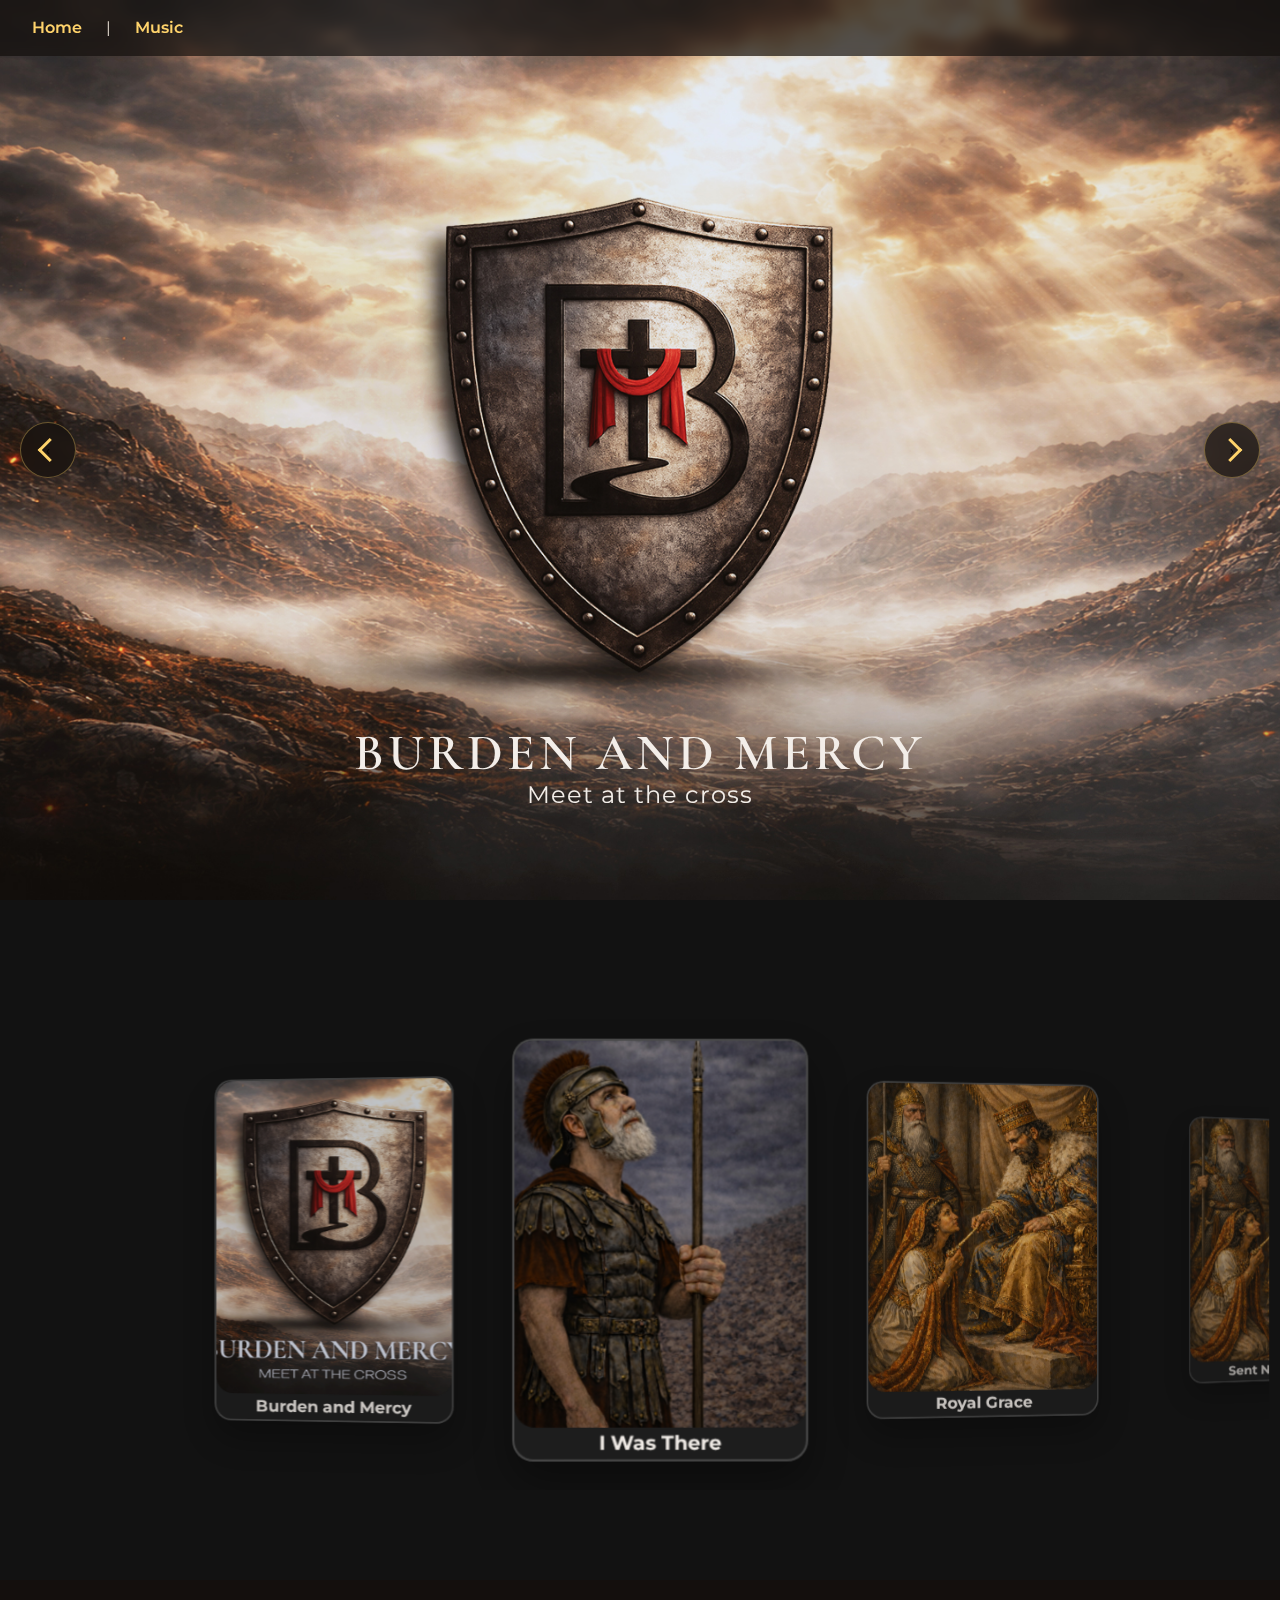
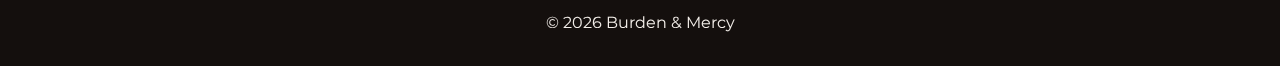
<file: index.html>
<!DOCTYPE html>
<html lang="en">
<head>
  <meta charset="UTF-8">
  
  <meta name="viewport" content="width=device-width, initial-scale=1">
  <meta name="theme-color" content="#1A4766">
  <title>Burden and Mercy</title>

  <!-- Fonts -->
  <link rel="preconnect" href="https://fonts.googleapis.com">
  <link rel="preconnect" href="https://fonts.gstatic.com" crossorigin>
  <link href="https://fonts.googleapis.com/css2?family=Cormorant+Garamond:wght@400;500;600;700&display=swap" rel="stylesheet">
  <link href="https://fonts.googleapis.com/css2?family=Montserrat:wght@300;600&display=swap" rel="stylesheet">

  <!-- Stylesheet -->
  <link rel="stylesheet" href="style.css">

  <!-- Favicon -->
  <link rel="icon" type="image/png" sizes="32x32" href="fav32x32.png">
</head>
<body>

<!-- ================= NAV / HERO ================= -->
<header class="sub-header-home" id="home">
  <nav>
    <div class="menu-toggle" id="menu-toggle">☰</div>
    <ul id="nav-links">
      <li><a href="#home">Home</a></li>
      <li><a href="#music" id="nav-music">Music</a></li>
    </ul>
  </nav>

  <div class="hero-lettering">
    <h1>BURDEN AND MERCY</h1>
    <p>Meet at the cross</p>
  </div>
</header>

<!-- ================= MUSIC ================= -->
<section id="music">
  <h2></h2>

  <!-- Horizontal scroll container -->
  <div class="music-scroll">

    <!-- Album 1 -->
    <div class="release-card">
      <div class="album-inner">
        <div class="album-front">
          <img src="Banner_2.jpg" alt="Burden and Mercy Cover" />
          <h3>Burden and Mercy</h3>
        </div>
      <div class="album-back">
        <h3>Burden and Mercy</h3>
        <div class="music-links">
            <a href="https://open.spotify.com/track/7FxeBmNTuD9w4sCxY0QzdB?si=54451cde21ad43d5" target="_blank">
                <img src="spotify.svg" alt="Spotify Logo" > </a>
            <a href="https://music.apple.com/us/album/burden-and-mercy-single/1876919156" target="_blank">
                <img src="apple-music.svg" alt="Apple Music Logo" /></a>
            <a href="https://youtu.be/iGfiQAsuOyA?si=y931mImOsFms0Wph" target="_blank">
                <img src="youtube.svg" alt="YouTube Logo" /></a>
            <a href="https://music.amazon.in/tracks/B0GMYP4XGG?marketplaceId=A21TJRUUN4KGV&musicTerritory=IN&ref=dm_sh_asJBdQ6pBebT5VtvaIxZb0xSF" target="_blank">
                <img src="aWhite.svg" alt="Amazon Music Logo" /> </a>

        </div> <br>
        </div>
      </div>
    </div>

    <!-- Album 2 -->
    <div class="release-card">
      <div class="album-inner">
        <div class="album-front">
          <img src="iwas.PNG" alt="I Was There Cover" />
          <h3>I Was There</h3>
        </div>
      <div class="album-back">
        <h3>I Was There</h3>
        <div class="music-links">
            <a href="https://open.spotify.com/track/2AjxLKYCfvxr4NrOJ7ys9X?si=735b780d2ea94cc6" target="_blank">
                <img src="spotify.svg" alt="Spotify Logo" > </a>
            <a href="https://music.apple.com/us/song/i-was-there/1873768001" target="_blank">
                <img src="apple-music.svg" alt="Apple Music Logo" /></a>
            <a href="https://youtu.be/tlA-3KM__d0?si=Jc9AMkV-E6Oul94u" target="_blank">
                <img src="youtube.svg" alt="YouTube Logo" /></a>
            <a href="https://music.amazon.in/tracks/B0GN9VFB19?marketplaceId=A21TJRUUN4KGV&musicTerritory=IN&ref=dm_sh_Iqglwu4zRWHULDNidyuSiTt1a" target="_blank">
                <img src="aWhite.svg" alt="Amazon Music Logo" /> </a>
        </div> <br>
        </div>
      </div>
    </div>

    <!-- Album 3 -->
    <div class="release-card">
      <div class="album-inner">
        <div class="album-front">
          <img src="septor.PNG" alt="Royal Grace Cover" />
          <h3>Royal Grace</h3>
        </div>
      <div class="album-back">
        <h3>Royal Grace</h3>
        <div class="music-links">
            <a href="https://open.spotify.com/track/4bbgKZ6q0bQBtxT4BPjxXm?si=e98298779ac5441b" target="_blank">
                <img src="spotify.svg" alt="Spotify Logo" > </a>
             <a href="https://music.apple.com/us/song/royal-grace/1873768011" target="_blank">
                <img src="apple-music.svg" alt="Apple Music Logo" /></a>
            <a href="https://youtu.be/-tDdpMAszf0?si=P-QF22zUdjYir1Ih" target="_blank">
                <img src="youtube.svg" alt="YouTube Logo" /></a>
            <a href="https://music.amazon.in/tracks/B0GNBB9N46?marketplaceId=A21TJRUUN4KGV&musicTerritory=IN&ref=dm_sh_tbmR60NyV99o7sCztX9I4HtSS" target="_blank">
                <img src="aWhite.svg" alt="Amazon Music Logo" /> </a>
        </div> <br>
        </div>
      </div>
    </div>

    <!-- Album 4 -->
    <div class="release-card">
      <div class="album-inner">
        <div class="album-front">
          <img src="septor.PNG" alt="Royal Grace Cover" />
          <h3>Sent Not To Flee</h3>
        </div>
      <div class="album-back">
        <h3>Sent Not To Flee</h3>
        <div class="music-links">
            <a href="https://open.spotify.com/track/2neQ5UlLfrCBH1audQHabo?si=0c4bbfae2b3142b6" target="_blank">
                <img src="spotify.svg" alt="Spotify Logo" > </a>
             <a href="https://music.apple.com/us/song/sent-not-to-flee/1873821583" target="_blank">
                <img src="apple-music.svg" alt="Apple Music Logo" /></a>
            <a href="https://youtu.be/gF_qeavOYWc?si=K1ZOiatkRCYvvzy5" target="_blank">
                <img src="youtube.svg" alt="YouTube Logo" /></a>
            <a href="https://music.amazon.in/tracks/B0GMYHR16X?marketplaceId=A21TJRUUN4KGV&musicTerritory=IN&ref=dm_sh_xrbQ1XXT524jPGwbtx3Vga6Ls" target="_blank">
                <img src="aWhite.svg" alt="Amazon Music Logo" /> </a>
        </div> <br>
        </div>
      </div>
    </div>

    <!-- Album 5 (example, repeat as needed) -->
    <div class="release-card">
      <div class="album-inner">
        <div class="album-front">
          <img src="Mary.PNG" alt="Only Grace Cover" />
          <h3>Only Grace</h3>
        </div>
      <div class="album-back">
        <h3>Only Grace</h3>
        <div class="music-links">
            <a href="https://open.spotify.com/track/5NMwIdWsqXE1uCryum7bqD?si=1ba94a44ae854452" target="_blank">
                <img src="spotify.svg" alt="Spotify Logo" > </a>
             <a href="https://music.apple.com/us/artist/burden-and-mercy/1873768000" target="_blank">
                <img src="apple-music.svg" alt="Apple Music Logo" /></a>
            <a href="https://music.youtube.com/playlist?list=OLAK5uy_mrEoV5fl-12klq5M9TSlwL11nvmMTORPo&si=EfuiZi-MlKVaKAl3" target="_blank">
                <img src="youtube.svg" alt="YouTube Logo" /></a>
            <a href="https://music.amazon.com/tracks/B0GNXLFJKN?marketplaceId=ATVPDKIKX0DER&musicTerritory=US&ref=dm_sh_x7SfD5lll6g45lRJSQyJ90DOO" target="_blank">
                <img src="aWhite.svg" alt="Amazon Music Logo" /> </a>
        </div> <br>
        </div>
      </div>
    </div>

  </div>

  <div class="carousel-controls">
  <button class="carousel-btn left" aria-label="Scroll left">‹</button>
  <button class="carousel-btn right" aria-label="Scroll right">›</button>
</div>
</section>



<!-- ================= DEVOTIONS ================= -->
<section id="devotions">
  <h2>DEVOTIONS</h2>

  <article class="devotion" id="I Was There">
  <button class="devotion-header">
    <h3>“I WAS THERE”</h3>
    <span class="arrow">+</span>
  </button>
  <div class="devotion-body">
    <p><strong>Seeing Ourselves at the Cross</strong></p><br>
    <p>One of the great dangers when reading the Gospel accounts of Christ’s death is imagining ourselves as observers rather than participants. We read of the disciples, the priests, the rulers, the soldiers, and the crowds, and we instinctively place ourselves at a safe distance. But the cross does not permit spectators. This song presses us to confess with honesty: I was there.</p><br>

    <p>The song teaches us to confess ourselves. And even this confession is mercy, for the ability to see our sin rightly is already a gift of grace.</p><br>

    <p><strong>A Word About the Man on the Cross</strong></p><br>
    <p>The man beside Jesus is given to us not so that we might delay repentance, but so that we might never despair of grace. Scripture records one such example, so that no sinner may say it is too late—but only one, so that no sinner may presume upon tomorrow.</p><br>

    <p>The man’s faith did not save him because it came at the end of life, but because Christ gave him eyes to see, and he responded at once. We are not promised a final hour beside the cross, nor a last moment of clarity. The call of the Gospel is therefore for today: to look to Christ now, to trust Him while He is near, knowing that when He calls us before Himself, it will be as the King we have either trusted or ignored.</p><br>

    <p><strong>A Word of Gospel Call and Perseverance</strong></p><br>
    <p>At this point, the cross confronts us all. To those who do not yet know Christ, the man beside Jesus stands as a call to repent and believe today, while mercy is held out. To those who belong to Christ, he stands as a call to endure—to hang on in faith, even when obedience is costly and the end is near.</p><br>

    <p>The man did not earn salvation by suffering, yet in faith he bore his cross and followed Jesus in the only way left to him: trusting the King beside him and committing himself wholly to Christ. Whether called to first belief or to steadfast perseverance, the Gospel presses us to the same response—to look to Christ alone and follow Him wherever He leads.</p><br>

    <h2>GUIDED READING</h2><br>

    <p><strong> “I Was There”</strong></p><br>

    <p><strong>Confession at the Cross</strong></p><br>

    <p><em>Stanza:</em></p>
    <p>
    I was there when dawn broke forth,<br>
    And judgment filled the air;<br>
    I did not pass as stranger by—<br>
    I stood among them there.
    </p><br>

    <p><em>Reflection:</em></p>
    <p>Begin here. The cross does not allow distance. We are not observers looking back at history, but sinners standing beneath judgment. To say “I was there” is already an act of honesty God grants by grace.</p><br>

    <p><em>Stanza:</em></p>
    <p>
    I was like those heavy-eyed,<br>
    Made dull and slow to heed;<br>
    My flesh refused the watchful call,<br>
    Too slothful for the need.
    </p><br>

    <p><em>Reflection:</em></p>
    <p>Here we confess not hostility, but neglect. How often has Christ called us to watch, pray, and remain alert—and we have chosen ease instead? Sloth is quiet, but deadly.</p><br>

    <p><em>Stanza:</em></p>
    <p>
    I was like the one warned in love,<br>
    My heart grown cold and hardened;<br>
    I heard His word, but harbored sin,<br>
    And walked into the garden.
    </p><br>

    <p><em>Reflection:</em></p>
    <p>This is willful sin—hearing Christ clearly and choosing another way. The tragedy is not ignorance, but resistance. Yet even seeing this rightly is itself mercy.</p><br>

    <p><em>Stanza:</em></p>
    <p>
    I was like those sworn to stay,<br>
    Yet scattered in the night;<br>
    When danger came and courage failed,<br>
    I fled beyond the light.
    </p><br>

    <p><em>Reflection:</em></p>
    <p>Promises are easy before pressure comes. This stanza names the gap between intention and faithfulness—a gap we all know.</p><br>

    <p><em>Stanza:</em></p>
    <p>
    I was like one who followed still,<br>
    But watched from far away;<br>
    I kept my place, I guarded self,<br>
    And would not fully stay.
    </p><br>

    <p><em>Reflection:</em></p>
    <p>Distance feels safe. We remain near enough to claim association, but far enough to avoid cost. The cross exposes this half-hearted following.</p><br>

    <p><em>Stanza:</em></p>
    <p>
    I was like one who said, “I do<br>
    Not know the Man,” in fear;<br>
    Before a servant’s searching voice<br>
    My courage disappeared.
    </p><br>

    <p><em>Reflection:</em></p>
    <p>Fear, not hatred, often drives denial. This stanza reminds us how fragile courage can be when faith is tested publicly.</p><br>

    <p><em>Stanza:</em></p>
    <p>
    I was like those who knew the Law,<br>
    Yet missed the Law made flesh;<br>
    I chose my peace, my standing safe,<br>
    And judged the Christ afresh.
    </p><br>

    <p><em>Reflection:</em></p>
    <p>Knowledge alone does not save. It is possible to handle Scripture and still miss the Savior to whom it points.</p><br>

    <p><em>Stanza:</em></p>
    <p>
    I was like the one who saw truth,<br>
    Yet washed his hands in fear;<br>
    I knew Him just, yet let Him die<br>
    To keep my power clear.
    </p><br>

    <p><em>Reflection:</em></p>
    <p>This stanza confronts moral compromise—the sin of choosing stability, reputation, or control over obedience.</p><br>

    <p><em>Stanza:</em></p>
    <p>
    I was like those in garb of scorn,<br>
    Who crowned His head with thorn;<br>
    I bowed in jest before the King<br>
    And mocked the One forlorn.
    </p><br>

    <p><em>Reflection:</em></p>
    <p>Mockery is not always loud. Sometimes it appears as sarcasm, dismissal, or refusal to worship Christ as He truly is.</p><br>

    <p><em>Stanza:</em></p>
    <p>
    I was like the royal one there,<br>
    Who sought to please my sight;<br>
    I mocked the truth and sought a trick,<br>
    And kept my throne in might.
    </p><br>

    <p><em>Reflection:</em></p>
    <p>Curiosity without repentance leaves us unchanged. We may want signs, experiences, or insight—without surrender.</p><br>

    <p><em>Stanza:</em></p>
    <p>
    I was like the one whose hands were raised,<br>
    Who drove the iron through;<br>
    I did my task with steady hands<br>
    As if it were not true.
    </p><br>

    <p><em>Reflection:</em></p>
    <p>Here we confess participation—doing what is required, following orders, claiming neutrality where none exists.</p><br>

    <p><em>Stanza:</em></p>
    <p>
    I was like those who passed Him by<br>
    And mocked His dying breath;<br>
    My voice was joined to scornful words<br>
    That followed Him in death.
    </p><br>

    <p><em>Reflection:</em></p>
    <p>Silence can also mock. Passing by the cross without response is itself a response.</p><br>

    <p><strong>Grace Revealed</strong></p><br>
    <p><em>Stanza:</em></p>
    <p>
    But mercy spoke where guilt stood fast,<br>
    And grace broke through the night.
    </p><br>

    <p><em>Reflection:</em></p>
    <p>This is the turning point. Sin has been named fully—and now grace enters, not because guilt softened, but because Christ bore it.</p><br>

    <p><strong>Eyes Opened</strong></p><br>
    <p><em>Stanza:</em></p>
    <p>
    Now let me be the one who stood<br>
    When earth and heaven shook;<br>
    Who saw the Son breathe out His life<br>
    And owned what death forsook.
    </p><br>

    <p><em>Reflection:</em></p>
    <p>Like the centurion, sight is given. Faith begins not with explanation, but with recognition.</p><br>

    <p><em>Response:</em></p>
    <p>Truly this was the Son of God.</p><br>

    <p><em>Stanza:</em></p>
    <p>
    Now let me be the one who turned<br>
    When hope was nearly gone;<br>
    Who saw a kingdom through the cross<br>
    And called on Christ alone.
    </p><br>

    <p><em>Reflection:</em></p>
    <p>Here is faith stripped of everything but trust. No merit, no time, no defense—only Christ.</p><br>

    <p><em>Response:</em></p>
    <p>
    Jesus, Lord, remember me,<br>
    When Your kingdom come.
    </p><br>

    <p><strong>Testimony and Perseverance</strong></p><br>
    <p><em>Stanza:</em></p>
    <p>
    Now I am made new by His grace,<br>
    Once lost, now reconciled;<br>
    I see the cross, I hear His voice,<br>
    And live as God’s own child.
    </p><br>

    <p><em>Reflection:</em></p>
    <p>This is not a vow, but testimony. New life flows from grace received, not effort supplied.</p><br>

    <p><strong>Final Confession</strong></p><br>
    <p><em>Closing:</em></p>
    <p>
    I see myself beneath the tree;<br>
    My hope is Christ who died for me.
    </p><br>

    <p><em>Reflection:</em></p>
    <p>This is the answer of the whole song, the devotional, and the Gospel itself. We end where we must always stand—beneath the cross, resting in Christ alone.</p><br>

  </div>
  </article>   
</section>

<footer>
  <p>© 2026 Burden & Mercy</p>
</footer>

<script src="script.js"></script>
</body>
</html>
</file>
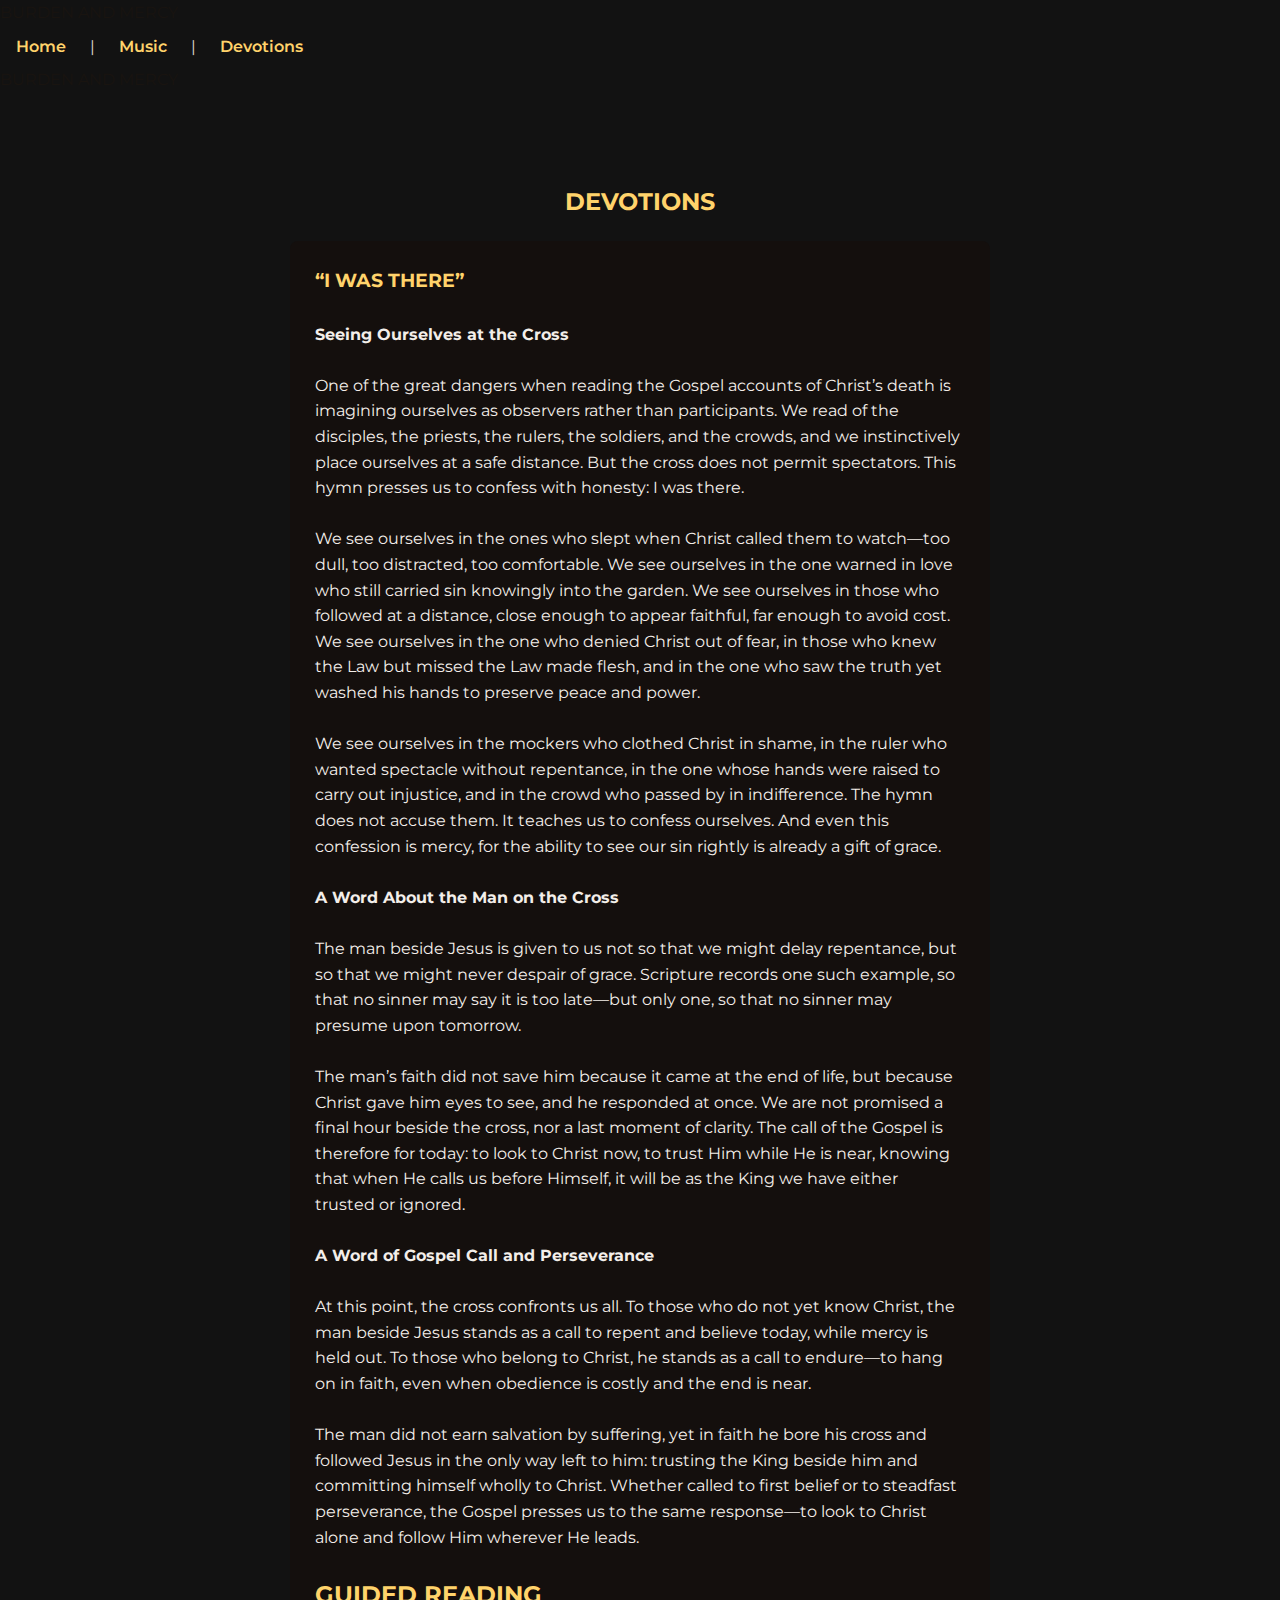
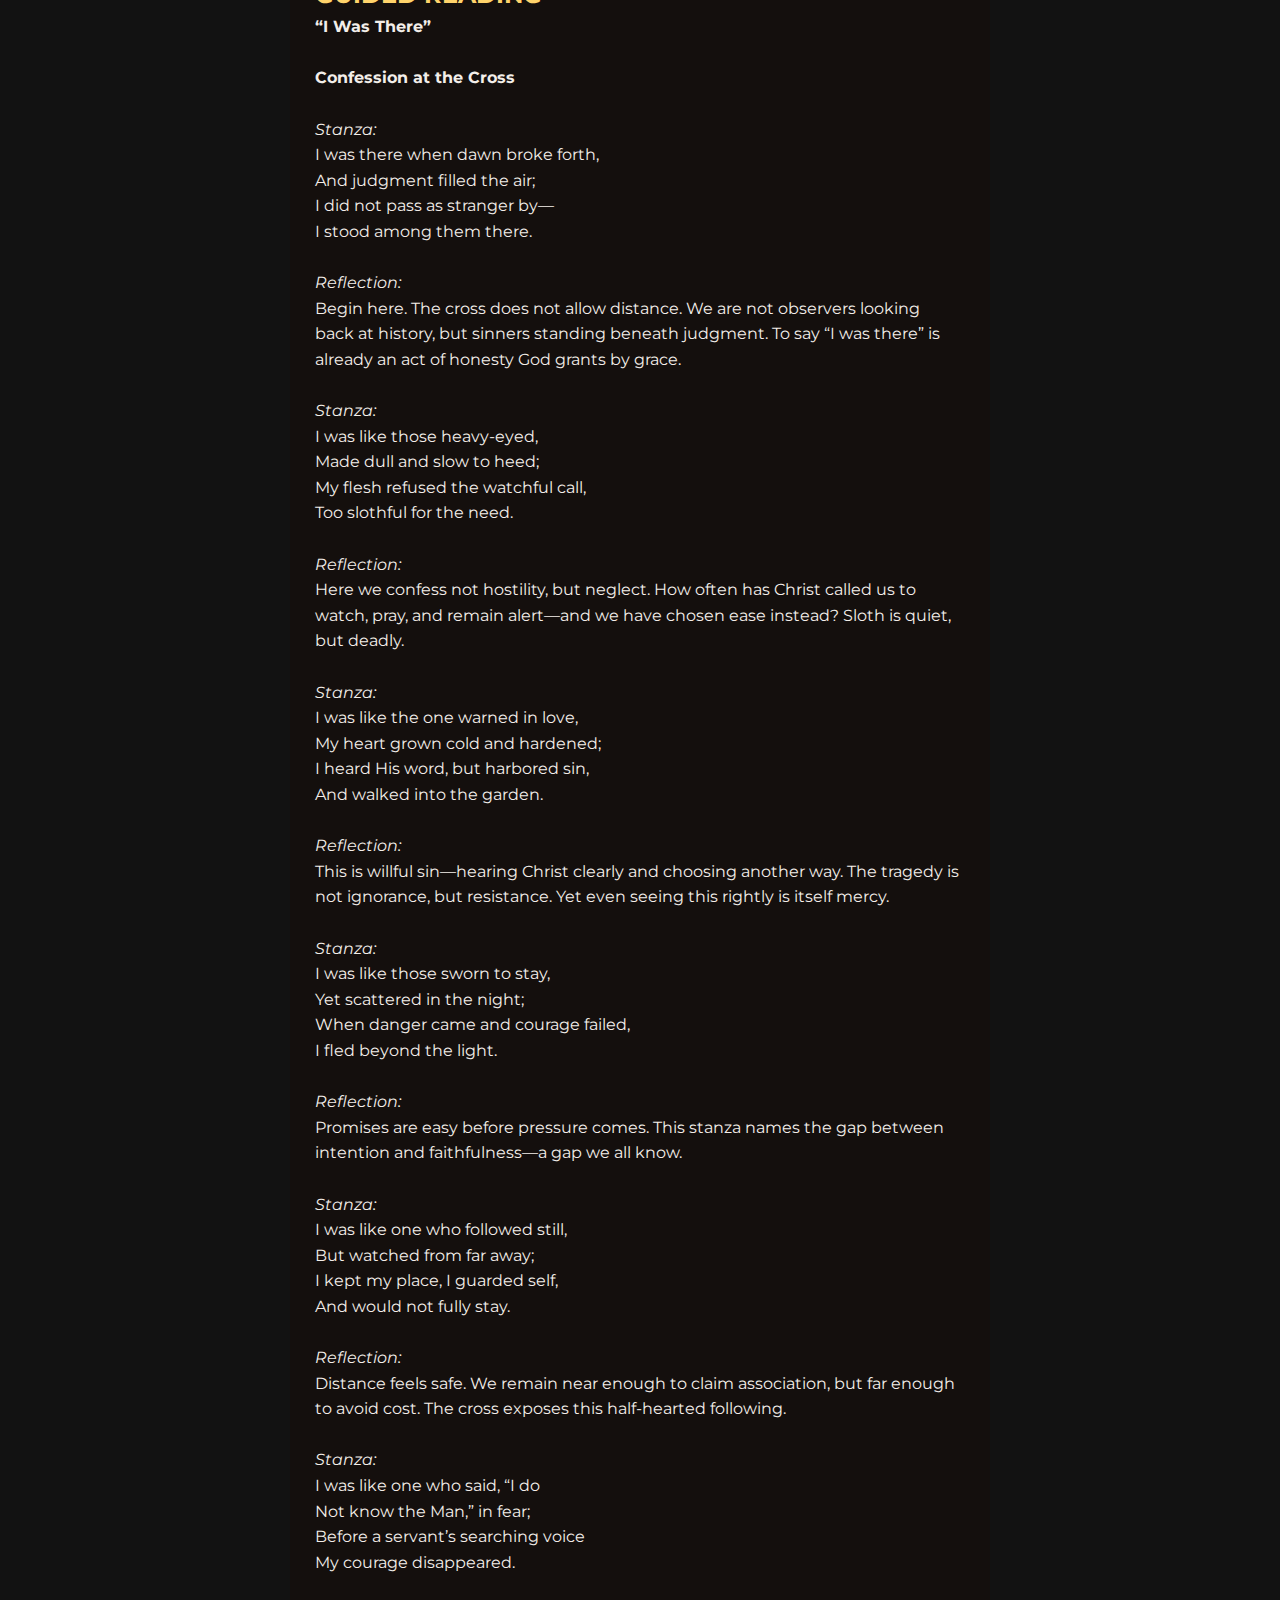
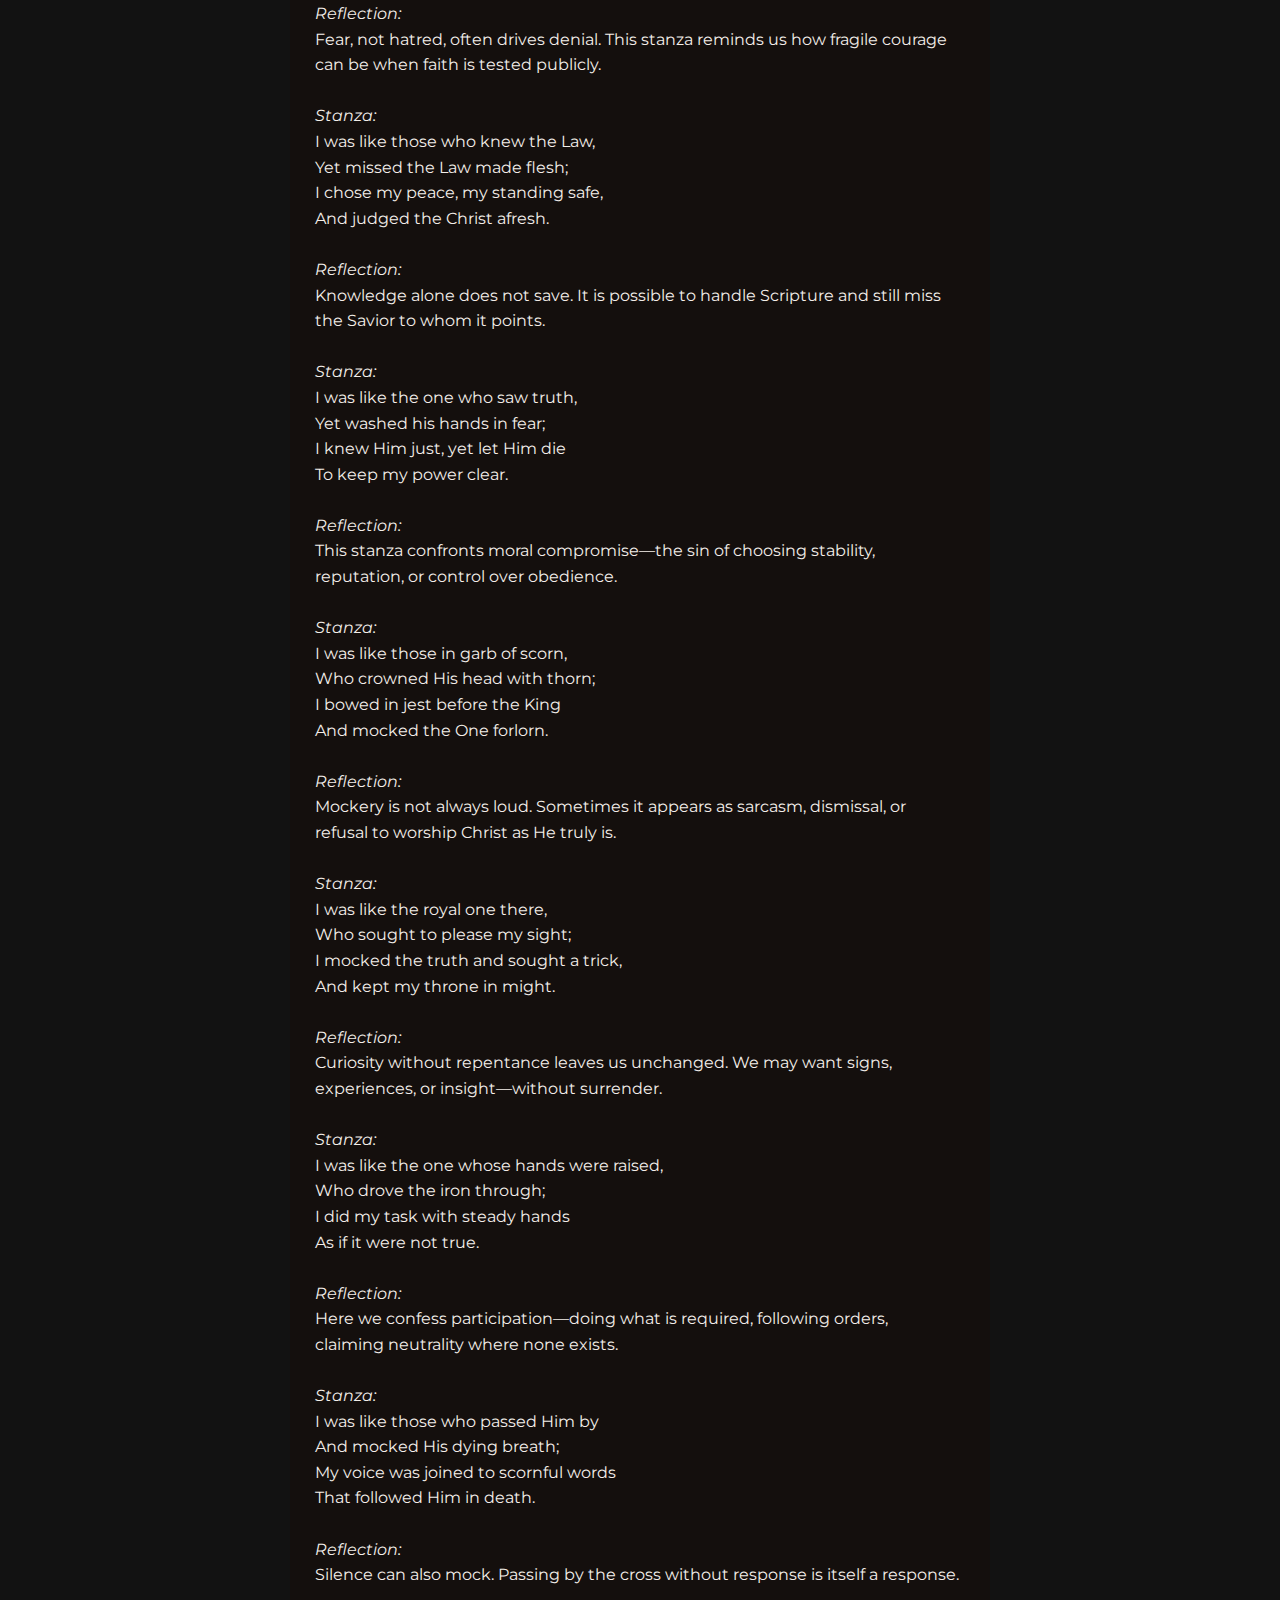
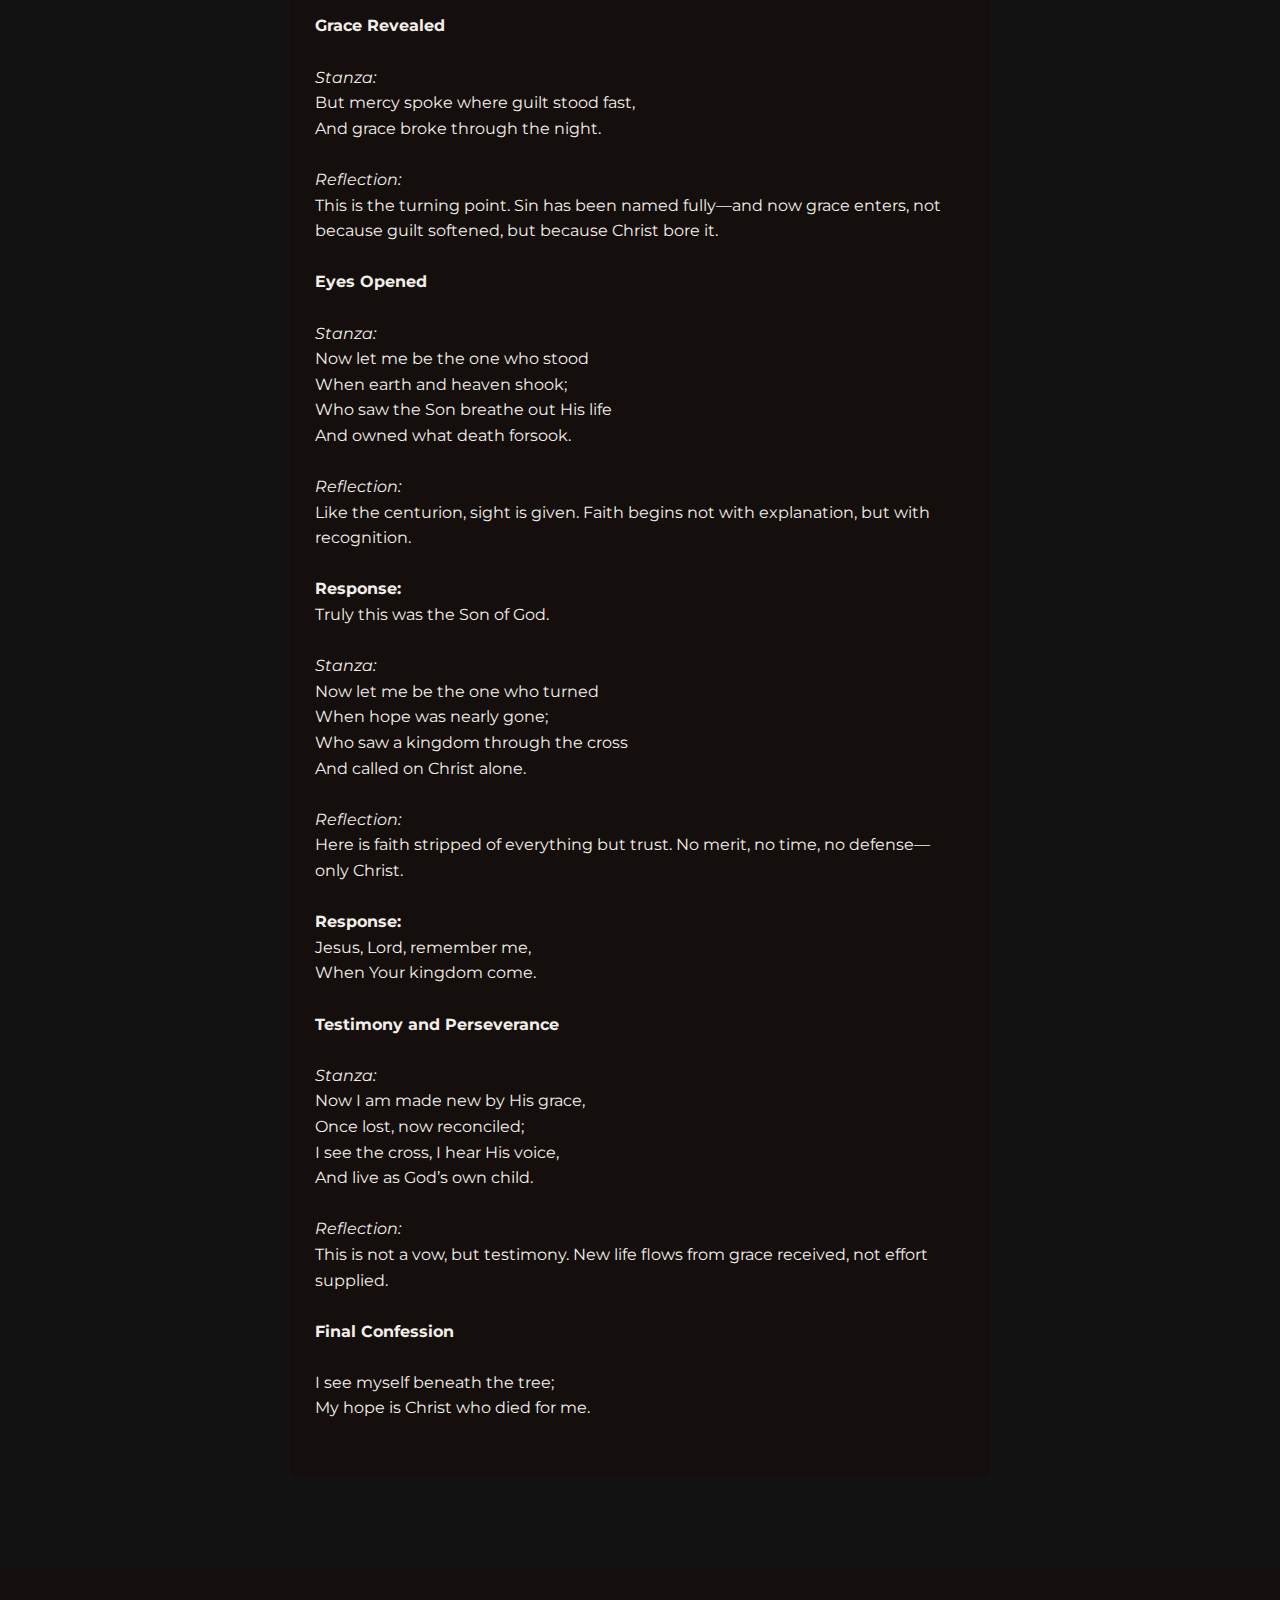
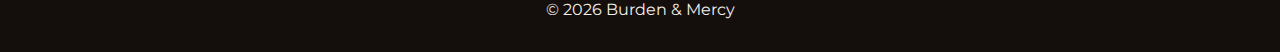
<file: devotions.html>
<!DOCTYPE html>
<html lang="en">
<head>
<link rel="icon" type="image/png" sizes="16x16" href="fav16x16.png">
<link rel="icon" type="image/png" sizes="32x32" href="fav32x32.png">
<link rel="icon" type="image/png" sizes="48x48" href="fav48x48.png">

<meta charset="UTF-8" />
<meta name="viewport" content="width=device-width, initial-scale=1.0" />
<title>Devotions | Burden and Mercy</title>

<link href="https://fonts.googleapis.com/css2?family=Montserrat:wght@300;600&display=swap" rel="stylesheet">
<link rel="stylesheet" href="style.css">
</head>
<body>

<header class="sub-header">
  <nav>
    <div class="logo">BURDEN AND MERCY</div>
    <div class="menu-toggle" id="menu-toggle">☰</div>
    <ul id="nav-links">
      <li><a href="index.html">Home</a></li>
      <li><a href="music.html">Music</a></li>
      <li><a href="devotions.html">Devotions</a></li>
    </ul>
  </nav>
<div class="hero">
    <div class="full">
    <div class="logo">BURDEN AND MERCY</div>
  </div>
</header>

<section>
  <h2>DEVOTIONS</h2>

<div class="devotion">
  <h3>“I WAS THERE”</h3><br>

  <p><strong>Seeing Ourselves at the Cross</strong></p><br>
  <p>
  One of the great dangers when reading the Gospel accounts of Christ’s death is imagining ourselves as observers rather than participants. We read of the disciples, the priests, the rulers, the soldiers, and the crowds, and we instinctively place ourselves at a safe distance. But the cross does not permit spectators. This hymn presses us to confess with honesty: I was there.
  </p><br>

  <p>
  We see ourselves in the ones who slept when Christ called them to watch—too dull, too distracted, too comfortable. We see ourselves in the one warned in love who still carried sin knowingly into the garden. We see ourselves in those who followed at a distance, close enough to appear faithful, far enough to avoid cost. We see ourselves in the one who denied Christ out of fear, in those who knew the Law but missed the Law made flesh, and in the one who saw the truth yet washed his hands to preserve peace and power.
  </p><br>

  <p>
  We see ourselves in the mockers who clothed Christ in shame, in the ruler who wanted spectacle without repentance, in the one whose hands were raised to carry out injustice, and in the crowd who passed by in indifference. The hymn does not accuse them. It teaches us to confess ourselves. And even this confession is mercy, for the ability to see our sin rightly is already a gift of grace.
  </p><br>


  <p><strong>A Word About the Man on the Cross</strong></p><br>
  <p>
  The man beside Jesus is given to us not so that we might delay repentance, but so that we might never despair of grace. Scripture records one such example, so that no sinner may say it is too late—but only one, so that no sinner may presume upon tomorrow.
  </p><br>

  <p>
  The man’s faith did not save him because it came at the end of life, but because Christ gave him eyes to see, and he responded at once. We are not promised a final hour beside the cross, nor a last moment of clarity. The call of the Gospel is therefore for today: to look to Christ now, to trust Him while He is near, knowing that when He calls us before Himself, it will be as the King we have either trusted or ignored.
  </p><br>


  <p><strong>A Word of Gospel Call and Perseverance</strong></p><br>
  <p>
  At this point, the cross confronts us all. To those who do not yet know Christ, the man beside Jesus stands as a call to repent and believe today, while mercy is held out. To those who belong to Christ, he stands as a call to endure—to hang on in faith, even when obedience is costly and the end is near.
  </p><br>

  <p>
  The man did not earn salvation by suffering, yet in faith he bore his cross and followed Jesus in the only way left to him: trusting the King beside him and committing himself wholly to Christ. Whether called to first belief or to steadfast perseverance, the Gospel presses us to the same response—to look to Christ alone and follow Him wherever He leads.
  </p><br>

<h2>GUIDED READING</h2>

  <p><strong> “I Was There”</strong></p><br>

  <p><strong>Confession at the Cross</strong></p><br>

  <p><em>Stanza:</em></p>
  <p>
  I was there when dawn broke forth,<br>
  And judgment filled the air;<br>
  I did not pass as stranger by—<br>
  I stood among them there.
  </p><br>

  <p><em>Reflection:</em></p>
  <p>
  Begin here. The cross does not allow distance. We are not observers looking back at history, but sinners standing beneath judgment. To say “I was there” is already an act of honesty God grants by grace.
  </p><br>


  <p><em>Stanza:</em></p>
  <p>
  I was like those heavy-eyed,<br>
  Made dull and slow to heed;<br>
  My flesh refused the watchful call,<br>
  Too slothful for the need.
  </p><br>

  <p><em>Reflection:</em></p>
  <p>
  Here we confess not hostility, but neglect. How often has Christ called us to watch, pray, and remain alert—and we have chosen ease instead? Sloth is quiet, but deadly.
  </p><br>


  <p><em>Stanza:</em></p>
  <p>
  I was like the one warned in love,<br>
  My heart grown cold and hardened;<br>
  I heard His word, but harbored sin,<br>
  And walked into the garden.
  </p><br>

  <p><em>Reflection:</em></p>
  <p>
  This is willful sin—hearing Christ clearly and choosing another way. The tragedy is not ignorance, but resistance. Yet even seeing this rightly is itself mercy.
  </p><br>


  <p><em>Stanza:</em></p>
  <p>
  I was like those sworn to stay,<br>
  Yet scattered in the night;<br>
  When danger came and courage failed,<br>
  I fled beyond the light.
  </p><br>

  <p><em>Reflection:</em></p>
  <p>
  Promises are easy before pressure comes. This stanza names the gap between intention and faithfulness—a gap we all know.
  </p><br>


  <p><em>Stanza:</em></p>
  <p>
  I was like one who followed still,<br>
  But watched from far away;<br>
  I kept my place, I guarded self,<br>
  And would not fully stay.
  </p><br>

  <p><em>Reflection:</em></p>
  <p>
  Distance feels safe. We remain near enough to claim association, but far enough to avoid cost. The cross exposes this half-hearted following.
  </p><br>


  <p><em>Stanza:</em></p>
  <p>
  I was like one who said, “I do<br>
  Not know the Man,” in fear;<br>
  Before a servant’s searching voice<br>
  My courage disappeared.
  </p><br>

  <p><em>Reflection:</em></p>
  <p>
  Fear, not hatred, often drives denial. This stanza reminds us how fragile courage can be when faith is tested publicly.
  </p><br>


  <p><em>Stanza:</em></p>
  <p>
  I was like those who knew the Law,<br>
  Yet missed the Law made flesh;<br>
  I chose my peace, my standing safe,<br>
  And judged the Christ afresh.
  </p><br>

  <p><em>Reflection:</em></p>
  <p>
  Knowledge alone does not save. It is possible to handle Scripture and still miss the Savior to whom it points.
  </p><br>


  <p><em>Stanza:</em></p>
  <p>
  I was like the one who saw truth,<br>
  Yet washed his hands in fear;<br>
  I knew Him just, yet let Him die<br>
  To keep my power clear.
  </p><br>

  <p><em>Reflection:</em></p>
  <p>
  This stanza confronts moral compromise—the sin of choosing stability, reputation, or control over obedience.
  </p><br>


  <p><em>Stanza:</em></p>
  <p>
  I was like those in garb of scorn,<br>
  Who crowned His head with thorn;<br>
  I bowed in jest before the King<br>
  And mocked the One forlorn.
  </p><br>

  <p><em>Reflection:</em></p>
  <p>
  Mockery is not always loud. Sometimes it appears as sarcasm, dismissal, or refusal to worship Christ as He truly is.
  </p><br>


  <p><em>Stanza:</em></p>
  <p>
  I was like the royal one there,<br>
  Who sought to please my sight;<br>
  I mocked the truth and sought a trick,<br>
  And kept my throne in might.
  </p><br>

  <p><em>Reflection:</em></p>
  <p>
  Curiosity without repentance leaves us unchanged. We may want signs, experiences, or insight—without surrender.
  </p><br>


  <p><em>Stanza:</em></p>
  <p>
  I was like the one whose hands were raised,<br>
  Who drove the iron through;<br>
  I did my task with steady hands<br>
  As if it were not true.
  </p><br>

  <p><em>Reflection:</em></p>
  <p>
  Here we confess participation—doing what is required, following orders, claiming neutrality where none exists.
  </p><br>


  <p><em>Stanza:</em></p>
  <p>
  I was like those who passed Him by<br>
  And mocked His dying breath;<br>
  My voice was joined to scornful words<br>
  That followed Him in death.
  </p><br>

  <p><em>Reflection:</em></p>
  <p>
  Silence can also mock. Passing by the cross without response is itself a response.
  </p><br>


  <p><strong>Grace Revealed</strong></p><br>

  <p><em>Stanza:</em></p>
  <p>
  But mercy spoke where guilt stood fast,<br>
  And grace broke through the night.
  </p><br>

  <p><em>Reflection:</em></p>
  <p>
  This is the turning point. Sin has been named fully—and now grace enters, not because guilt softened, but because Christ bore it.
  </p><br>


  <p><strong>Eyes Opened</strong></p><br>

  <p><em>Stanza:</em></p>
  <p>
  Now let me be the one who stood<br>
  When earth and heaven shook;<br>
  Who saw the Son breathe out His life<br>
  And owned what death forsook.
  </p><br>

  <p><em>Reflection:</em></p>
  <p>
  Like the centurion, sight is given. Faith begins not with explanation, but with recognition.
  </p><br>


  <p><strong>Response:</strong></p>
  <p>Truly this was the Son of God.</p><br>


  <p><em>Stanza:</em></p>
  <p>
  Now let me be the one who turned<br>
  When hope was nearly gone;<br>
  Who saw a kingdom through the cross<br>
  And called on Christ alone.
  </p><br>

  <p><em>Reflection:</em></p>
  <p>
  Here is faith stripped of everything but trust. No merit, no time, no defense—only Christ.
  </p><br>


  <p><strong>Response:</strong></p>
  <p>
  Jesus, Lord, remember me,<br>
  When Your kingdom come.
  </p><br>


  <p><strong>Testimony and Perseverance</strong></p><br>

  <p><em>Stanza:</em></p>
  <p>
  Now I am made new by His grace,<br>
  Once lost, now reconciled;<br>
  I see the cross, I hear His voice,<br>
  And live as God’s own child.
  </p><br>

  <p><em>Reflection:</em></p>
  <p>
  This is not a vow, but testimony. New life flows from grace received, not effort supplied.
  </p><br>


  <p><strong>Final Confession</strong></p><br>

  <p>
  I see myself beneath the tree;<br>
  My hope is Christ who died for me.
  </p><br>

</div>

  </div>


</section>

<footer>
  <p>© 2026 Burden & Mercy</p>
</footer>

<script src="script.js"></script>
</body>
</html>
</file>
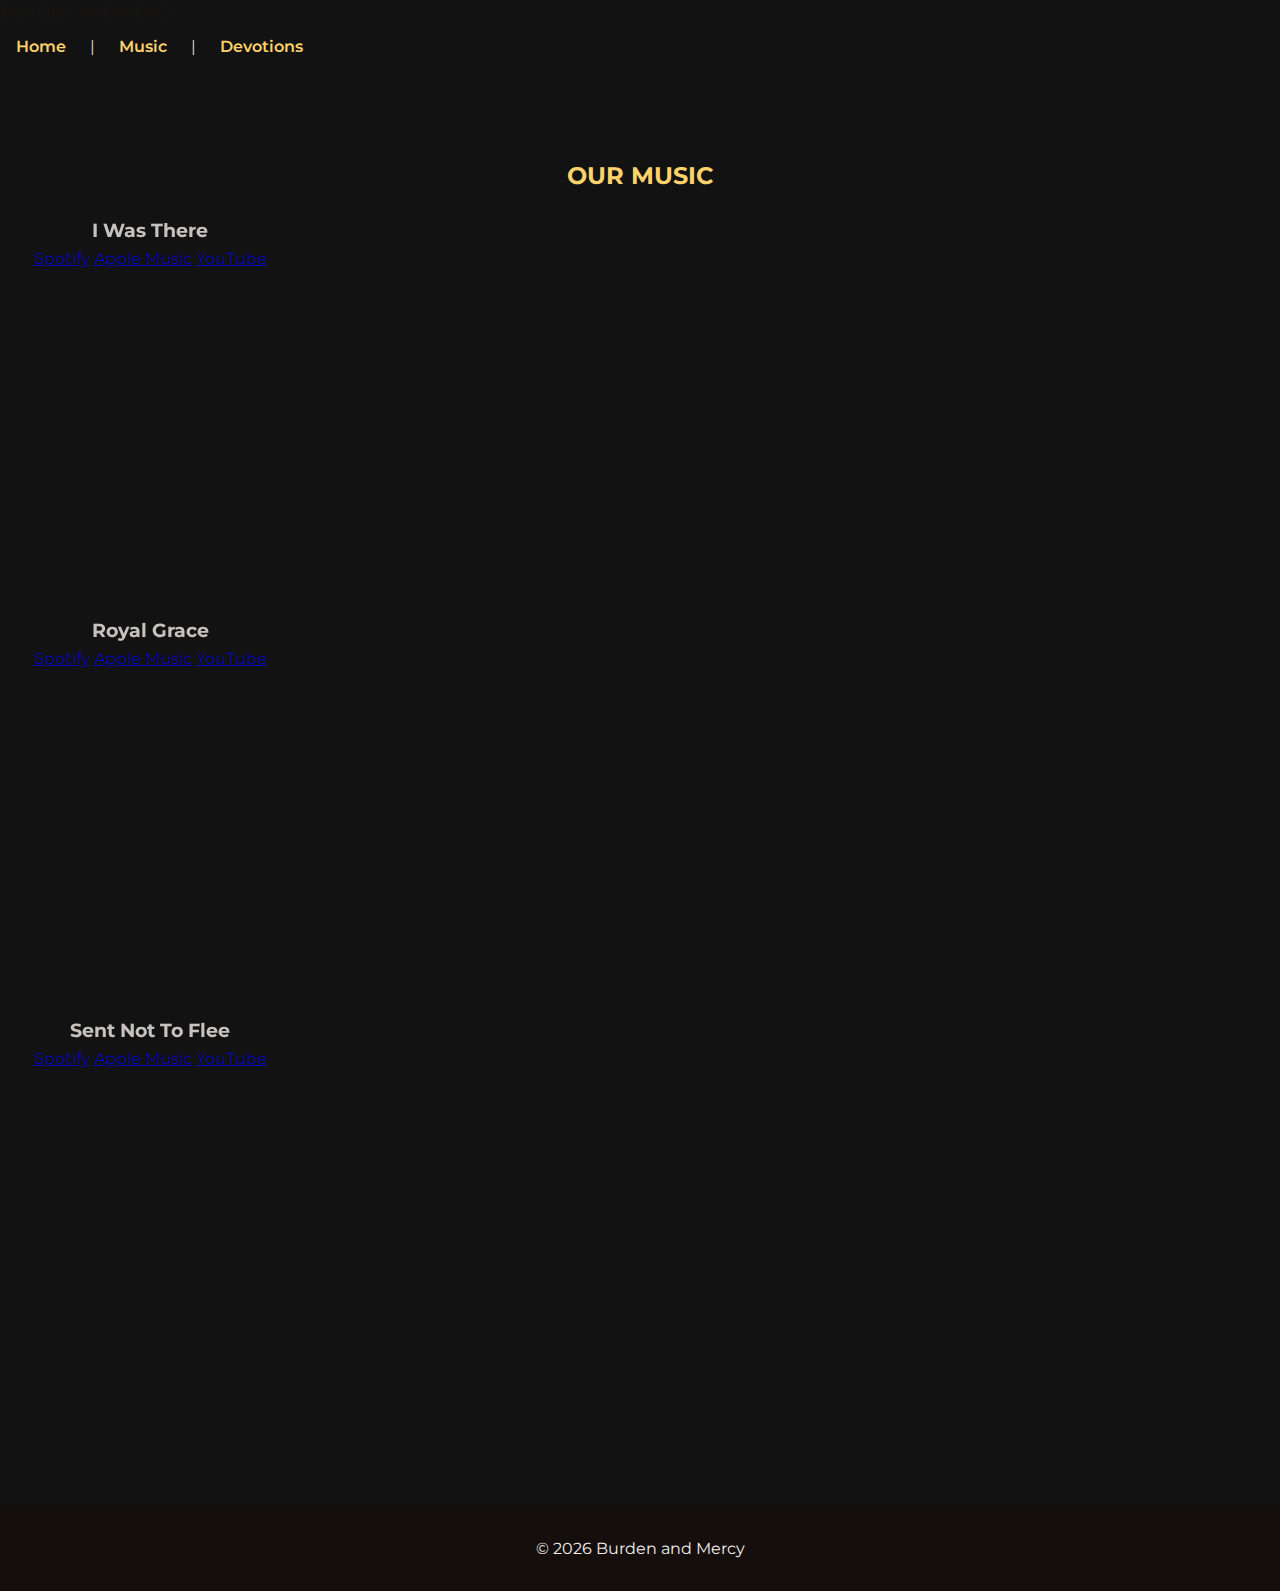
<file: music.html>
<!DOCTYPE html>
<html lang="en">
<head>
<link rel="icon" type="image/png" sizes="16x16" href="fav16x16.png">
<link rel="icon" type="image/png" sizes="32x32" href="fav32x32.png">
<link rel="icon" type="image/png" sizes="48x48" href="fav48x48.png">

<meta charset="UTF-8" />
<meta name="viewport" content="width=device-width, initial-scale=1.0" />
<title>Music | Burden and Mercy</title>

<link href="https://fonts.googleapis.com/css2?family=Montserrat:wght@300;600&display=swap" rel="stylesheet">
<link rel="stylesheet" href="style.css">
</head>
<body>

<header class="sub-header">
  <nav>
    <div class="logo">BURDEN AND MERCY</div>
    <div class="menu-toggle" id="menu-toggle">☰</div>
    <ul id="nav-links">
      <li><a href="index.html">Home</a></li>
      <li><a href="music.html">Music</a></li>
      <li><a href="devotions.html">Devotions</a></li>
      
    </ul>
  </nav>
</header>

<section>
  <h2>OUR MUSIC</h2>

  <div class="release-card">
    <h3>I Was There</h3>
    <div class="platforms">
    <a href="https://open.spotify.com/track/2AjxLKYCfvxr4NrOJ7ys9X?si=735b780d2ea94cc6">Spotify</a>
      <a href="https://music.apple.com/us/song/i-was-there/1873768001">Apple Music</a>
      <a href="https://youtu.be/tlA-3KM__d0?si=Jc9AMkV-E6Oul94u">YouTube</a>
     
    </div>
  </div>

  <div class="release-card">
    <h3>Royal Grace</h3>
    <div class="platforms">
     <a href="https://open.spotify.com/track/4bbgKZ6q0bQBtxT4BPjxXm?si=e98298779ac5441b">Spotify</a>
      <a href="https://music.apple.com/us/song/royal-grace/1873768011">Apple Music</a>
      <a href="https://youtu.be/-tDdpMAszf0?si=P-QF22zUdjYir1Ih">YouTube</a>
     
    </div>
  </div>

  <div class="release-card">
    <h3>Sent Not To Flee</h3>
    <div class="platforms">
      <a href="https://open.spotify.com/track/2neQ5UlLfrCBH1audQHabo?si=0c4bbfae2b3142b6">Spotify</a>
      <a href="https://music.apple.com/us/song/sent-not-to-flee/1873821583">Apple Music</a>
      <a href="https://youtu.be/gF_qeavOYWc?si=K1ZOiatkRCYvvzy5">YouTube</a>
    </div>
  </div>
</section>

<footer>
  <p>© 2026 Burden and Mercy </p>
</footer>

<script src="script.js"></script>
</body>
</html>
</file>
<file: style.css>
:root {
  --primary-color: #ffd36b;
  --secondary-color: #f3eee9;
  --text-dark: #191410;
  --bg-dark: rgba(20, 15, 13, 0.85);
  --bg-dark-light: rgba(20, 15, 13, 0.88);
  --bg-nav: rgba(20, 15, 13, 0.7);
  --bg-nav-mobile: rgba(20, 15, 13, 0.9);
  --font-main: 'Montserrat', sans-serif;
  --font-heading: 'Cormorant Garamond', serif;
}

/* ===========================
GLOBAL STYLES
=========================== */
* {
  margin: 0;
  padding: 0;
  box-sizing: border-box;
  font-family: var(--font-main);
}

html {
  scroll-behavior: smooth;
}

body {
  background: none;
  color: var(--text-dark);
  line-height: 1.6;
}

/* ===========================
NAVIGATION
=========================== */
.sub-header-home nav {
  position: fixed;
  top: 0;
  left: 0;
  width: 100%;
  background: var(--bg-nav);
  backdrop-filter: blur(6px);
  z-index: 1000;
  display: flex;
  justify-content: space-between;
  align-items: center;
  padding: 0 1rem;
  height: 56px;
  transition: background 0.3s ease, backdrop-filter 0.3s ease, height 0.3s ease;
}

.menu-toggle {
  display: none;
  font-size: 1.5rem;
  cursor: pointer;
  color: var(--primary-color);
  z-index: 1100;
}

nav ul {
  display: flex;
  list-style: none;
  margin: 0;
  padding: 0;
  align-items: center;
}

nav ul li {
  display: flex;
  align-items: center;
  position: relative;
}

nav ul li:not(:first-child)::before {
  content: "|";
  color: #DFD6CC;
  margin: 0 8px;
}

nav a {
  display: flex;
  align-items: center;
  padding: 8px 16px;
  text-decoration: none;
  color: var(--primary-color);
  font-weight: 600;
  border-radius: 6px;
  transition: background 0.3s ease, color 0.3s ease, transform 0.2s ease;
}

nav a:hover {
  background: rgba(255, 211, 107, 0.25);
  color: #1a1411;
  transform: translateY(-1px);
}

nav a.active {
  background: rgba(255, 211, 107, 0.35);
  color: #1a1411;
}

/* ===========================
HERO SECTION
=========================== */
.sub-header-home {
  height: 100dvh;
  background-image: url("banner_BM.jpg");
  background-repeat: no-repeat;
  background-position: center bottom;
  background-size: cover;
  position: relative;
  display: flex;
  justify-content: center;
  align-items: flex-end;
  padding-bottom: 10dvh;
}

.hero-lettering {
  display: flex;
  flex-direction: column;
  gap: 0;
  color: var(--secondary-color);
  text-align: center;
  max-width: 90%;
  margin: 0 auto;
  padding: 0;
  z-index: 2;
}

.hero-lettering h1 {
  font-family: var(--font-heading);  
  font-size: clamp(1.8rem, 4vw, 3.5rem);
  font-weight: 600;
  letter-spacing: 0.08em;
  text-transform: uppercase;
  line-height: 1.05;
  margin: 0;
}

.hero-lettering p {
  font-size: clamp(1rem, 4vw, 1.5rem);
  font-weight: 400;
  letter-spacing: 0.04em;
  line-height: 1.2;
  margin: 0;
}

/* ===========================
SECTIONS
=========================== */
section {
  color: var(--secondary-color);
  padding: 90px 10px;
  text-align: center;
}

section h2 {
  color: var(--primary-color);
  margin-bottom: 20px;
  font-weight: 700;
}

/* ===========================
MUSIC CAROUSEL
=========================== */
.music-scroll {
  display: flex;
  gap: 40px;
  overflow-x: auto;
  scroll-snap-type: x mandatory;
  -webkit-overflow-scrolling: touch;
  padding: 40px 15%;
  cursor: grab;
  perspective: 1500px;
}

.music-scroll:active {
  cursor: grabbing;
}

.music-scroll::-webkit-scrollbar {
  display: none;
}

.release-card {
  flex: 0 0 auto;
  width: 280px;
  height: 400px;
  perspective: 1500px;
  scroll-snap-align: center;
  transition: transform 0.4s ease, z-index 0.4s ease, opacity 0.4s ease;
  position: relative;
  user-select: none;
}

.album-inner {
  width: 100%;
  height: 100%;
  transform-style: preserve-3d;
  transition: transform 0.6s ease;
}

.release-card.flipped .album-inner {
  transform: rotateY(180deg) !important;
}

.album-front,
.album-back {
  position: absolute;
  width: 100%;
  height: 100%;
  backface-visibility: hidden;
  border-radius: 20px;
  overflow: hidden;
  box-shadow: 0 20px 40px rgba(0, 0, 0, 0.35);
}

.album-front {
  display: flex;
  flex-direction: column;
  justify-content: flex-end;
  background: rgba(255, 255, 255, 0.05);
  backdrop-filter: blur(12px) saturate(150%);
  -webkit-backdrop-filter: blur(12px) saturate(150%);
  border: 2px solid rgba(255,255,255,0.2);
}

.album-back {
  transition: background 0.3s ease;
  backface-visibility: hidden; 
  border-radius: 20px;
  display: flex;
  flex-direction: column;
  justify-content: center;
  align-items: center;
  text-align: center;
  padding: 15px;
  transform: rotateY(180deg);

  /* overlay color will come from JS */
  --img-color: rgba(255,255,255,0.05);
  background: linear-gradient(var(--img-color), var(--img-color));
  backdrop-filter: blur(12px) saturate(150%);
  -webkit-backdrop-filter: blur(12px) saturate(150%);
  border: 2px solid rgba(255,255,255,0.2);
}
.album-back::before { display: none; }

.album-front img {
  width: 100%;
  height: 100%;
  object-fit: cover;
  border-radius: 20px;
  user-select: none;
  pointer-events: none;
}

.album-back .music-links {
  display: flex;
  flex-wrap: wrap;
  justify-content: center;
  gap: 12px;
  margin-top: 15px;
}

.album-back .music-links a {
  display: flex;
  align-items: center;
  gap: 6px;
  text-decoration: none;
  color: var(--secondary-color);
  font-weight: 500;
  transition: transform 0.2s ease, color 0.2s ease;
}

.album-back .music-links a img {
  width: 40px;
  height: 40px;
}

.album-back .music-links a:hover {
  transform: scale(1.05);
  color: var(--primary-color);
}

.release-card.showcase {
  z-index: 10;
  transform: translateZ(100px);
  opacity: 1;
}

.release-card:not(.showcase) {
  z-index: 1;
  transform: translateZ(-80px);
  opacity: 0.8;
}

/* ===========================
CAROUSEL CONTROLS
=========================== */
.carousel-wrapper {
  position: relative;
  width: 100%;
}

.carousel-rail {
  width: 100vw;
  margin-left: calc(50% - 50vw);
  margin-right: calc(50% - 50vw);
}

.carousel-row {
  display: grid;
  grid-template-columns: auto 1fr auto;
  align-items: center;
}

/* ===========================
CAROUSEL BUTTONS
=========================== */
.carousel-wrapper {
  position: relative;
  width: 100%;
  margin-bottom: 0px;
  padding-bottom: 0px;
}

.carousel-row {
  display: flex; 
  align-items: center;
  position: relative;
}

.carousel-btn {
  position: absolute;
  top: 50%;
  transform: translateY(-50%);
  display: flex;
  align-items: center;
  justify-content: center;

  width: 56px;
  height: 56px;
  border-radius: 50%;

  background: rgba(20, 15, 13, 0.7);
  backdrop-filter: blur(8px);
  border: 1px solid rgba(255, 211, 107, 0.35);

  cursor: pointer;
  z-index: 20;
}

.carousel-btn::before {
  content: "";
  width: 14px;
  height: 14px;

  border-top: 3px solid var(--primary-color);
  border-right: 3px solid var(--primary-color);

  position: absolute;       
  top: 50%;
  left: 50%;
  transform: translate(-60%, -50%) rotate(45deg);
}

.carousel-btn.left::before {
  transform: translate(-40%, -50%) rotate(-135deg);
}

.carousel-btn.left {
  left: 20px; 
}

.carousel-btn.right {
  right: 20px; 
}

.carousel-btn:hover {
  background: rgba(255, 211, 107, 0.25);
  transform: translateY(-50%) scale(1.08);
}

.carousel-btn:active {
  transform: translateY(-50%) scale(0.95);
}
/* ===========================
DEVOTIONS
=========================== */
#devotions { display: none; }
#devotions.active { display: block; }

.devotion {
  background: var(--bg-dark-light);
  color: var(--secondary-color);
  padding: 25px 30px 30px 25px;
  margin: 0px auto;
  max-width: 700px;
  border-radius: 8px;
  text-align: left;
  overflow: hidden;
}
.devotion.hidden {
  display: none;
}

.devotion.active { display: block; }

.devotion-header {
  all: unset;
  cursor: pointer;
  display: flex;
  justify-content: space-between;
  align-items: center;
  width: 100%;
}

.devotion h1,
.devotion h2,
.devotion h3 { margin: 0; color: var(--primary-color); }

.devotion .arrow {
  font-size: 1.6rem;
  transition: transform 0.3s ease;
}

.devotion-body {
  max-height: 0;
  overflow: hidden;
  transition: max-height 0.6s ease, margin-top 0.6s ease;
  margin-top: 0;
}

.devotion.open .devotion-body {
  max-height: 1000px;
  margin-top: 1rem;
}

.devotion.open .arrow { transform: rotate(180deg); }

/* ===========================
FOOTER
=========================== */
footer {
  color: var(--secondary-color);
  padding: 30px;
  background: #140f0d;
  text-align: center;
}

/* ===========================
MOBILE STYLES
=========================== */
@media (max-width: 768px) {
  .menu-toggle { display: block; }
  nav ul {
    display: none;
    flex-direction: column;
    align-items: flex-start;
    background: var(--bg-nav-mobile);
    position: absolute;
    top: 100%;
    left: 0;
    width: max-content;
    min-width: 120px;
    box-shadow: 4px 4px 10px rgba(0,0,0,0.3);
  }
  nav ul.show { display: flex; }
  nav ul li:not(:first-child)::before { display: none; }

  .sub-header-home { height: 85dvh; padding-bottom: 40px; align-items: flex-end; }
  .hero-lettering { width: 95%; gap: 0; padding: 0; }
  .hero-lettering h1 { font-size: clamp(1.5rem, 6vw, 2.8rem); }
  .hero-lettering p { font-size: clamp(0.9rem, 4vw, 1.3rem); }

  section { padding: 60px 5%; }
  .release-card { width:250px; height: 350px; }
  .album-front img { height: 100%; }
  .carousel-btn.left { display:none; }
  .carousel-btn.right { display: none; }
}
</file>
